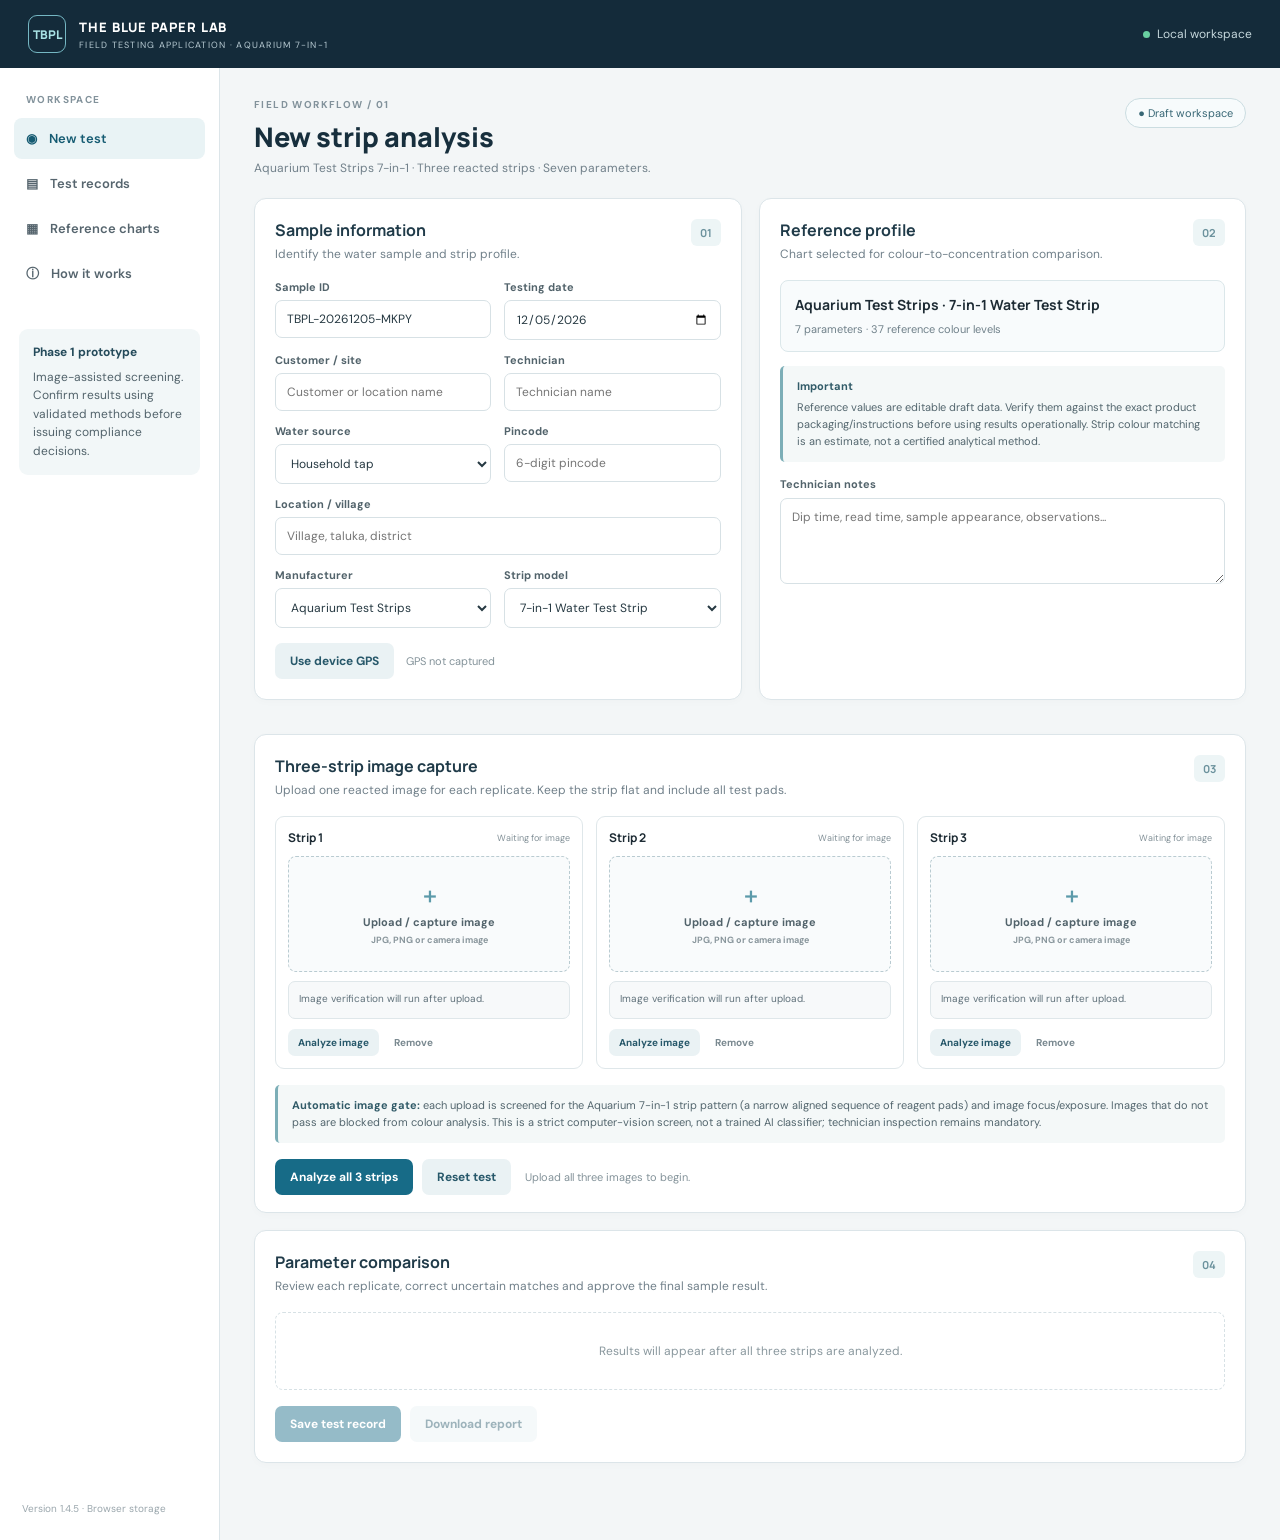
<file: index.html>
<!doctype html>
<html lang="en">
<head>
  <meta charset="utf-8">
  <meta name="viewport" content="width=device-width, initial-scale=1">
  <title>THE BLUE PAPER LAB | Field Strip Analysis</title>
  <link rel="stylesheet" href="css/style.css">
</head>
<body>
  <header class="topbar">
    <div class="brand-mark">TBPL</div>
    <div><strong>THE BLUE PAPER LAB</strong><small>FIELD TESTING APPLICATION · AQUARIUM 7-IN-1</small></div>
    <div class="top-actions"><span class="status-dot"></span><span>Local workspace</span></div>
  </header>
  <div class="app-shell">
    <aside class="sidebar">
      <div class="nav-label">WORKSPACE</div>
      <button class="nav active" data-view="testing">◉ <span>New test</span></button>
      <button class="nav" data-view="records">▤ <span>Test records</span></button>
      <button class="nav" data-view="charts">▦ <span>Reference charts</span></button>
      <button class="nav" data-view="guide">ⓘ <span>How it works</span></button>
      <div class="side-note"><b>Phase 1 prototype</b><p>Image-assisted screening. Confirm results using validated methods before issuing compliance decisions.</p></div>
      <div class="side-foot">Version 1.4.5 · Browser storage</div>
    </aside>

    <main class="main">
      <section id="view-testing" class="view">
        <div class="page-heading">
          <div><div class="eyebrow">FIELD WORKFLOW / 01</div><h1>New strip analysis</h1><p>Aquarium Test Strips 7-in-1 · Three reacted strips · Seven parameters.</p></div>
          <div class="pill">● Draft workspace</div>
        </div>

        <div class="grid two">
          <article class="panel">
            <div class="panel-head"><div><h2>Sample information</h2><p>Identify the water sample and strip profile.</p></div><span class="step">01</span></div>
            <div class="form-grid">
              <label>Sample ID<input id="sampleId" placeholder="Auto-generated"></label>
              <label>Testing date<input id="testingDate" type="date"></label>
              <label>Customer / site<input id="customer" placeholder="Customer or location name"></label>
              <label>Technician<input id="technician" placeholder="Technician name"></label>
              <label>Water source<select id="waterSource"><option>Household tap</option><option>Borewell</option><option>Open well</option><option>Municipal</option><option>Aquarium</option><option>River / lake</option><option>Agricultural</option><option>Other</option></select></label>
              <label>Pincode<input id="pincode" inputmode="numeric" placeholder="6-digit pincode"></label>
              <label class="span2">Location / village<input id="location" placeholder="Village, taluka, district"></label>
              <label>Manufacturer<select id="manufacturer"></select></label>
              <label>Strip model<select id="stripModel"></select></label>
            </div>
            <div class="inline-actions"><button class="btn secondary" id="getLocation">Use device GPS</button><span id="gpsStatus" class="muted">GPS not captured</span></div>
          </article>

          <article class="panel">
            <div class="panel-head"><div><h2>Reference profile</h2><p>Chart selected for colour-to-concentration comparison.</p></div><span class="step">02</span></div>
            <div id="profileSummary" class="profile-summary"></div>
            <div class="notice"><b>Important</b><p>Reference values are editable draft data. Verify them against the exact product packaging/instructions before using results operationally. Strip colour matching is an estimate, not a certified analytical method.</p></div>
            <label>Technician notes<textarea id="notes" rows="4" placeholder="Dip time, read time, sample appearance, observations..."></textarea></label>
          </article>
        </div>

        <article class="panel capture-panel">
          <div class="panel-head"><div><h2>Three-strip image capture</h2><p>Upload one reacted image for each replicate. Keep the strip flat and include all test pads.</p></div><span class="step">03</span></div>
          <div class="replicate-grid" id="replicateGrid">
            <div class="replicate-card" data-rep="1"><div class="rep-title"><b>Strip 1</b><span class="rep-status">Waiting for image</span></div><label class="upload-zone"><input type="file" accept="image/*" class="strip-file" data-rep="1"><span class="upload-icon">＋</span><b>Upload / capture image</b><small>JPG, PNG or camera image</small></label><div class="preview-wrap"><canvas id="canvas1"></canvas></div><div class="verification-result" id="verify1" aria-live="polite">Image verification will run after upload.</div><div class="rep-controls"><button class="btn small secondary analyze-one" data-rep="1">Analyze image</button><button class="btn small ghost clear-one" data-rep="1">Remove</button></div></div>
            <div class="replicate-card" data-rep="2"><div class="rep-title"><b>Strip 2</b><span class="rep-status">Waiting for image</span></div><label class="upload-zone"><input type="file" accept="image/*" class="strip-file" data-rep="2"><span class="upload-icon">＋</span><b>Upload / capture image</b><small>JPG, PNG or camera image</small></label><div class="preview-wrap"><canvas id="canvas2"></canvas></div><div class="verification-result" id="verify2" aria-live="polite">Image verification will run after upload.</div><div class="rep-controls"><button class="btn small secondary analyze-one" data-rep="2">Analyze image</button><button class="btn small ghost clear-one" data-rep="2">Remove</button></div></div>
            <div class="replicate-card" data-rep="3"><div class="rep-title"><b>Strip 3</b><span class="rep-status">Waiting for image</span></div><label class="upload-zone"><input type="file" accept="image/*" class="strip-file" data-rep="3"><span class="upload-icon">＋</span><b>Upload / capture image</b><small>JPG, PNG or camera image</small></label><div class="preview-wrap"><canvas id="canvas3"></canvas></div><div class="verification-result" id="verify3" aria-live="polite">Image verification will run after upload.</div><div class="rep-controls"><button class="btn small secondary analyze-one" data-rep="3">Analyze image</button><button class="btn small ghost clear-one" data-rep="3">Remove</button></div></div>
          </div>
          <div class="notice compact"><b>Automatic image gate:</b> each upload is screened for the Aquarium 7-in-1 strip pattern (a narrow aligned sequence of reagent pads) and image focus/exposure. Images that do not pass are blocked from colour analysis. This is a strict computer-vision screen, not a trained AI classifier; technician inspection remains mandatory.</div>
          <div class="toolbar"><button class="btn primary" id="analyzeAll">Analyze all 3 strips</button><button class="btn secondary" id="resetTest">Reset test</button><span id="analysisStatus" class="muted">Upload all three images to begin.</span></div>
        </article>

        <article class="panel results-panel">
          <div class="panel-head"><div><h2>Parameter comparison</h2><p>Review each replicate, correct uncertain matches and approve the final sample result.</p></div><span class="step">04</span></div>
          <div id="resultsArea" class="empty-state">Results will appear after image analysis.</div>
          <div class="toolbar"><button class="btn primary" id="saveRecord" disabled>Save test record</button><button class="btn secondary" id="downloadReport" disabled>Download report</button></div>
        </article>
      </section>

      <section id="view-records" class="view hidden">
        <div class="page-heading"><div><div class="eyebrow">WORKSPACE / 02</div><h1>Test records</h1><p>Previously saved tests on this browser.</p></div><button class="btn secondary" id="exportRecords">Export records JSON</button></div>
        <article class="panel"><div id="recordsList" class="empty-state">No saved records yet.</div></article>
      </section>

      <section id="view-charts" class="view hidden">
        <div class="page-heading"><div><div class="eyebrow">CONFIGURATION / 03</div><h1>Reference chart library</h1><p>Manage manufacturer/model profiles and colour reference levels.</p></div><button class="btn primary" id="newProfile">＋ New profile</button></div>
        <div class="grid two">
          <article class="panel"><div class="panel-head"><div><h2>Saved profiles</h2><p>Select a profile to inspect or edit.</p></div></div><div id="profileList"></div></article>
          <article class="panel"><div class="panel-head"><div><h2>Profile editor</h2><p>Set parameter levels and representative colours.</p></div></div><div id="profileEditor" class="empty-state">Select a profile or create a new one.</div></article>
        </div>
        <div class="notice"><b>Chart setup guidance</b><p>Enter the exact concentration labels and colour values from the manufacturer's chart. The selected profile is transcribed from your Aquarium 7-in-1 bottle chart. Concentration labels and units match the supplied photographs. HEX colours are visual approximations from those photographs, not instrument-calibrated reference standards; edit/calibrate before relying on automatic colour matching.</p></div>
        <article class="panel chart-photo-panel"><div class="panel-head"><div><h2>Original manufacturer chart photographs</h2><p>Reference images supplied for this Aquarium 7-in-1 profile.</p></div></div><div class="chart-photo-grid">
          <figure><img src="assets/reference-charts/aquarium-7in1-chart-photo-1.jpeg" alt="Earlier Aquarium 7-in-1 bottle chart photograph one"><figcaption>Existing chart reference 1</figcaption></figure>
          <figure><img src="assets/reference-charts/aquarium-7in1-chart-photo-2.jpeg" alt="Earlier Aquarium 7-in-1 bottle chart photograph two"><figcaption>Existing chart reference 2</figcaption></figure>
          <figure><img src="assets/reference-charts/user-chart-photo-2026-11-06.jpeg" alt="New user-supplied bottle chart photograph"><figcaption>New chart reference · 6 Nov 2026</figcaption></figure>
          <figure><img src="assets/reference-charts/user-chart-photo-2026-11-04-a.jpeg" alt="User-supplied bottle chart photograph A"><figcaption>New chart reference · 4 Nov 2026 (A)</figcaption></figure>
          <figure><img src="assets/reference-charts/user-chart-photo-2026-11-04-b.jpeg" alt="User-supplied bottle chart photograph B"><figcaption>New chart reference · 4 Nov 2026 (B)</figcaption></figure>
          <figure><img src="assets/reference-charts/user-reacted-strip-example.jpeg" alt="User-supplied reacted aquarium test strip example"><figcaption>Reacted strip example · pad order reference</figcaption></figure>
        </div></article>
      </section>

      <section id="view-guide" class="view hidden">
        <div class="page-heading"><div><div class="eyebrow">REFERENCE / 04</div><h1>How this prototype works</h1><p>Practical operating notes and limitations.</p></div></div>
        <article class="panel guide">
          <h2>Recommended workflow</h2>
          <ol><li>Create or verify a manufacturer and model profile in Reference charts.</li><li>Enter sample details and select the matching profile.</li><li>Upload three separate reacted-strip images. Each image passes through the automatic strip-pattern and focus/exposure gate before analysis is enabled.</li><li>Run analysis. The prototype automatically detects seven aligned pad regions, samples the central ROI using median channel values and displays numbered markers for technician review. If all seven cannot be detected confidently, analysis is blocked.</li><li>Review pad colours, quality warnings and nearest chart matches and the top-three ΔE00 diagnostics. Correct pad positions or concentrations when needed.</li><li>Save the record and download the report.</li></ol>
          <h2>Colour matching approach</h2><p>For each pad, the app samples the central region using median RGB channel values to reduce the influence of glare, edge shadows and isolated pixels. It converts the measured and reference sRGB colours to CIELAB (D65/2°), ranks all chart swatches using CIEDE2000 (ΔE00), and displays the three closest matches, best/second-best score and score gap. The score gap is diagnostic only; no universal confidence threshold is claimed. Different cameras, lighting, white balance, strip chemistry, reaction time and pad ageing can change the apparent colour.</p>
          <h2>Validation required before deployment</h2><ul><li>Verify the digitized chart colours against controlled reference images and the package instructions.</li><li>Build a validation dataset using known concentrations and reference laboratory methods.</li><li>Determine repeatability, bias, detection limits and uncertainty for each parameter.</li><li>Do not use this prototype to certify drinking-water safety or replace BIS/NABL-aligned methods.</li><li>Local browser storage is not a secure multi-user database and does not sync between devices.</li></ul>
        </article>
      </section>
    </main>
  </div>
  <script src="js/chart-manager.js"></script>
  <script src="js/image-verifier.js"></script>
  <script src="js/image-engine.js"></script>
  <script src="js/colour-matcher.js"></script>
  <script src="js/replicate-analysis.js"></script>
  <script src="js/report-generator.js"></script>
  <script src="js/script.js"></script>
</body>
</html>
</file>
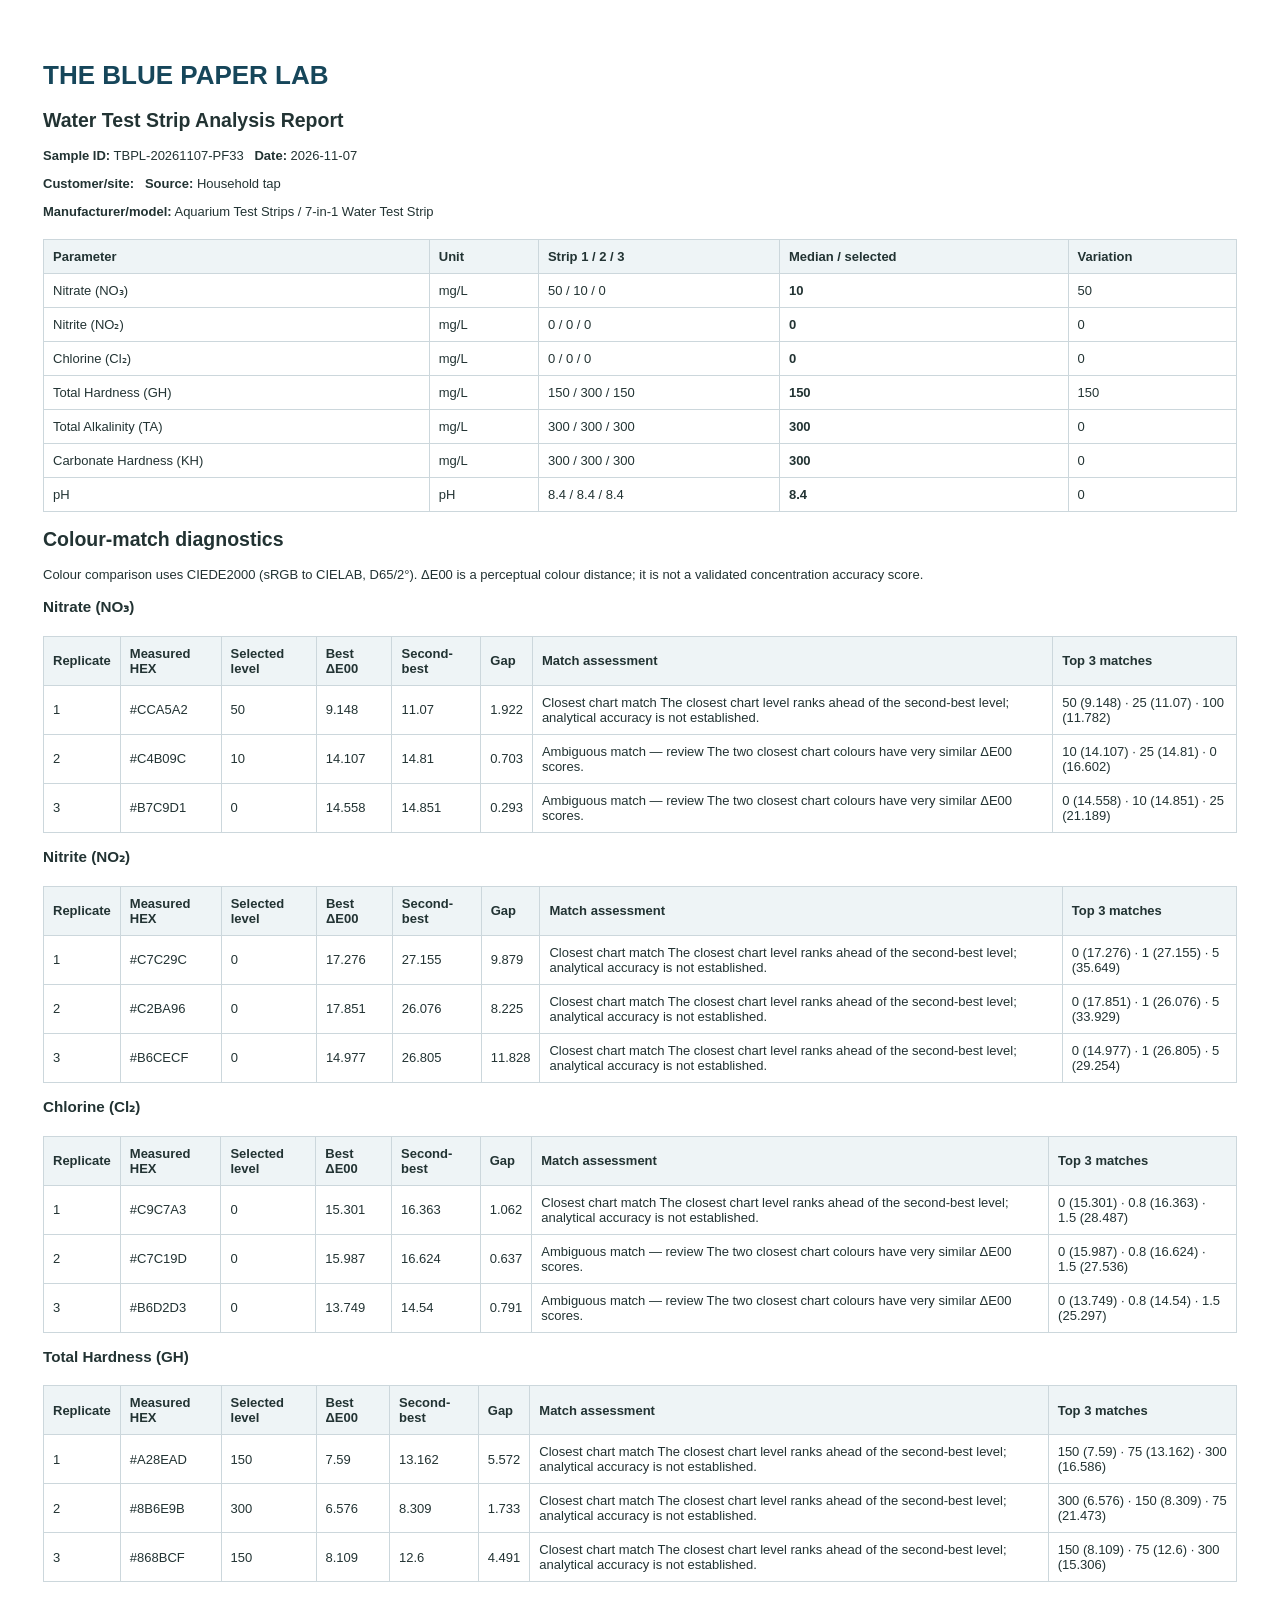
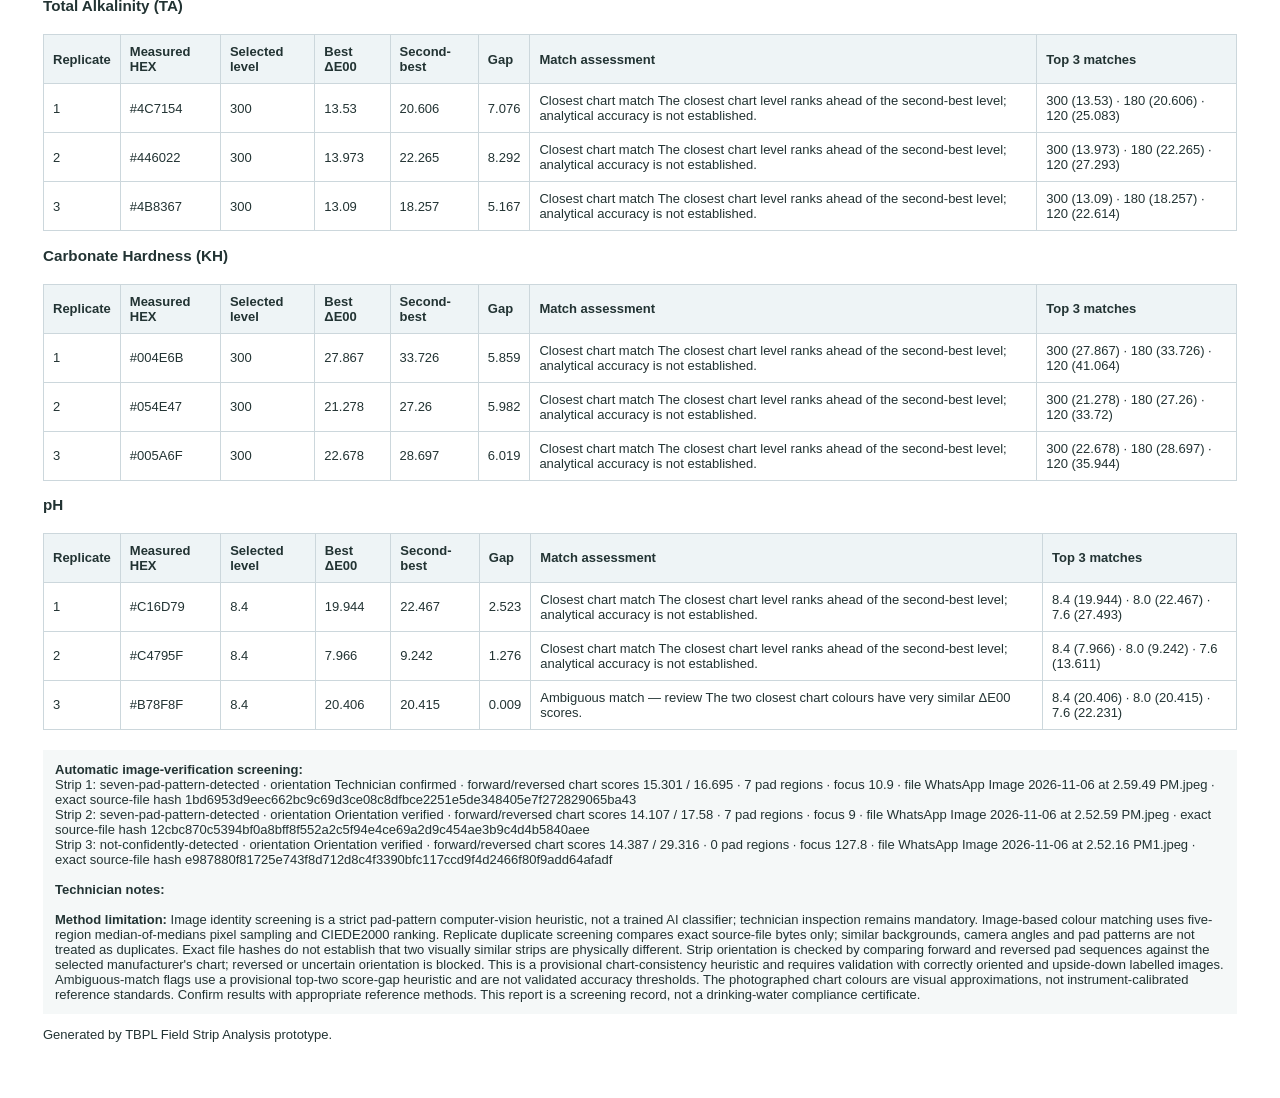
<file: TBPL-20261107-PF33.html>
<!doctype html><html><head><meta charset="utf-8"><title>TBPL Test Report</title><style>body{font:13px Arial;color:#233;padding:35px}h1{color:#16465a}table{border-collapse:collapse;width:100%;margin-top:20px}td,th{border:1px solid #ccd7dc;padding:9px;text-align:left}th{background:#eef4f6}.note{background:#f5f8f8;padding:12px;margin-top:20px}</style></head><body><h1>THE BLUE PAPER LAB</h1><h2>Water Test Strip Analysis Report</h2><p><b>Sample ID:</b> TBPL-20261107-PF33 &nbsp; <b>Date:</b> 2026-11-07</p><p><b>Customer/site:</b>  &nbsp; <b>Source:</b> Household tap</p><p><b>Manufacturer/model:</b> Aquarium Test Strips / 7-in-1 Water Test Strip</p><table><thead><tr><th>Parameter</th><th>Unit</th><th>Strip 1 / 2 / 3</th><th>Median / selected</th><th>Variation</th></tr></thead><tbody><tr><td>Nitrate (NO₃)</td><td>mg/L</td><td>50 / 10 / 0</td><td><b>10</b></td><td>50</td></tr><tr><td>Nitrite (NO₂)</td><td>mg/L</td><td>0 / 0 / 0</td><td><b>0</b></td><td>0</td></tr><tr><td>Chlorine (Cl₂)</td><td>mg/L</td><td>0 / 0 / 0</td><td><b>0</b></td><td>0</td></tr><tr><td>Total Hardness (GH)</td><td>mg/L</td><td>150 / 300 / 150</td><td><b>150</b></td><td>150</td></tr><tr><td>Total Alkalinity (TA)</td><td>mg/L</td><td>300 / 300 / 300</td><td><b>300</b></td><td>0</td></tr><tr><td>Carbonate Hardness (KH)</td><td>mg/L</td><td>300 / 300 / 300</td><td><b>300</b></td><td>0</td></tr><tr><td>pH</td><td>pH</td><td>8.4 / 8.4 / 8.4</td><td><b>8.4</b></td><td>0</td></tr></tbody></table><h2>Colour-match diagnostics</h2><p>Colour comparison uses CIEDE2000 (sRGB to CIELAB, D65/2°). ΔE00 is a perceptual colour distance; it is not a validated concentration accuracy score.</p><h3>Nitrate (NO₃)</h3><table><thead><tr><th>Replicate</th><th>Measured HEX</th><th>Selected level</th><th>Best ΔE00</th><th>Second-best</th><th>Gap</th><th>Match assessment</th><th>Top 3 matches</th></tr></thead><tbody><tr><td>1</td><td>#CCA5A2</td><td>50</td><td>9.148</td><td>11.07</td><td>1.922</td><td>Closest chart match The closest chart level ranks ahead of the second-best level; analytical accuracy is not established.</td><td>50 (9.148) · 25 (11.07) · 100 (11.782)</td></tr><tr><td>2</td><td>#C4B09C</td><td>10</td><td>14.107</td><td>14.81</td><td>0.703</td><td>Ambiguous match — review The two closest chart colours have very similar ΔE00 scores.</td><td>10 (14.107) · 25 (14.81) · 0 (16.602)</td></tr><tr><td>3</td><td>#B7C9D1</td><td>0</td><td>14.558</td><td>14.851</td><td>0.293</td><td>Ambiguous match — review The two closest chart colours have very similar ΔE00 scores.</td><td>0 (14.558) · 10 (14.851) · 25 (21.189)</td></tr></tbody></table><h3>Nitrite (NO₂)</h3><table><thead><tr><th>Replicate</th><th>Measured HEX</th><th>Selected level</th><th>Best ΔE00</th><th>Second-best</th><th>Gap</th><th>Match assessment</th><th>Top 3 matches</th></tr></thead><tbody><tr><td>1</td><td>#C7C29C</td><td>0</td><td>17.276</td><td>27.155</td><td>9.879</td><td>Closest chart match The closest chart level ranks ahead of the second-best level; analytical accuracy is not established.</td><td>0 (17.276) · 1 (27.155) · 5 (35.649)</td></tr><tr><td>2</td><td>#C2BA96</td><td>0</td><td>17.851</td><td>26.076</td><td>8.225</td><td>Closest chart match The closest chart level ranks ahead of the second-best level; analytical accuracy is not established.</td><td>0 (17.851) · 1 (26.076) · 5 (33.929)</td></tr><tr><td>3</td><td>#B6CECF</td><td>0</td><td>14.977</td><td>26.805</td><td>11.828</td><td>Closest chart match The closest chart level ranks ahead of the second-best level; analytical accuracy is not established.</td><td>0 (14.977) · 1 (26.805) · 5 (29.254)</td></tr></tbody></table><h3>Chlorine (Cl₂)</h3><table><thead><tr><th>Replicate</th><th>Measured HEX</th><th>Selected level</th><th>Best ΔE00</th><th>Second-best</th><th>Gap</th><th>Match assessment</th><th>Top 3 matches</th></tr></thead><tbody><tr><td>1</td><td>#C9C7A3</td><td>0</td><td>15.301</td><td>16.363</td><td>1.062</td><td>Closest chart match The closest chart level ranks ahead of the second-best level; analytical accuracy is not established.</td><td>0 (15.301) · 0.8 (16.363) · 1.5 (28.487)</td></tr><tr><td>2</td><td>#C7C19D</td><td>0</td><td>15.987</td><td>16.624</td><td>0.637</td><td>Ambiguous match — review The two closest chart colours have very similar ΔE00 scores.</td><td>0 (15.987) · 0.8 (16.624) · 1.5 (27.536)</td></tr><tr><td>3</td><td>#B6D2D3</td><td>0</td><td>13.749</td><td>14.54</td><td>0.791</td><td>Ambiguous match — review The two closest chart colours have very similar ΔE00 scores.</td><td>0 (13.749) · 0.8 (14.54) · 1.5 (25.297)</td></tr></tbody></table><h3>Total Hardness (GH)</h3><table><thead><tr><th>Replicate</th><th>Measured HEX</th><th>Selected level</th><th>Best ΔE00</th><th>Second-best</th><th>Gap</th><th>Match assessment</th><th>Top 3 matches</th></tr></thead><tbody><tr><td>1</td><td>#A28EAD</td><td>150</td><td>7.59</td><td>13.162</td><td>5.572</td><td>Closest chart match The closest chart level ranks ahead of the second-best level; analytical accuracy is not established.</td><td>150 (7.59) · 75 (13.162) · 300 (16.586)</td></tr><tr><td>2</td><td>#8B6E9B</td><td>300</td><td>6.576</td><td>8.309</td><td>1.733</td><td>Closest chart match The closest chart level ranks ahead of the second-best level; analytical accuracy is not established.</td><td>300 (6.576) · 150 (8.309) · 75 (21.473)</td></tr><tr><td>3</td><td>#868BCF</td><td>150</td><td>8.109</td><td>12.6</td><td>4.491</td><td>Closest chart match The closest chart level ranks ahead of the second-best level; analytical accuracy is not established.</td><td>150 (8.109) · 75 (12.6) · 300 (15.306)</td></tr></tbody></table><h3>Total Alkalinity (TA)</h3><table><thead><tr><th>Replicate</th><th>Measured HEX</th><th>Selected level</th><th>Best ΔE00</th><th>Second-best</th><th>Gap</th><th>Match assessment</th><th>Top 3 matches</th></tr></thead><tbody><tr><td>1</td><td>#4C7154</td><td>300</td><td>13.53</td><td>20.606</td><td>7.076</td><td>Closest chart match The closest chart level ranks ahead of the second-best level; analytical accuracy is not established.</td><td>300 (13.53) · 180 (20.606) · 120 (25.083)</td></tr><tr><td>2</td><td>#446022</td><td>300</td><td>13.973</td><td>22.265</td><td>8.292</td><td>Closest chart match The closest chart level ranks ahead of the second-best level; analytical accuracy is not established.</td><td>300 (13.973) · 180 (22.265) · 120 (27.293)</td></tr><tr><td>3</td><td>#4B8367</td><td>300</td><td>13.09</td><td>18.257</td><td>5.167</td><td>Closest chart match The closest chart level ranks ahead of the second-best level; analytical accuracy is not established.</td><td>300 (13.09) · 180 (18.257) · 120 (22.614)</td></tr></tbody></table><h3>Carbonate Hardness (KH)</h3><table><thead><tr><th>Replicate</th><th>Measured HEX</th><th>Selected level</th><th>Best ΔE00</th><th>Second-best</th><th>Gap</th><th>Match assessment</th><th>Top 3 matches</th></tr></thead><tbody><tr><td>1</td><td>#004E6B</td><td>300</td><td>27.867</td><td>33.726</td><td>5.859</td><td>Closest chart match The closest chart level ranks ahead of the second-best level; analytical accuracy is not established.</td><td>300 (27.867) · 180 (33.726) · 120 (41.064)</td></tr><tr><td>2</td><td>#054E47</td><td>300</td><td>21.278</td><td>27.26</td><td>5.982</td><td>Closest chart match The closest chart level ranks ahead of the second-best level; analytical accuracy is not established.</td><td>300 (21.278) · 180 (27.26) · 120 (33.72)</td></tr><tr><td>3</td><td>#005A6F</td><td>300</td><td>22.678</td><td>28.697</td><td>6.019</td><td>Closest chart match The closest chart level ranks ahead of the second-best level; analytical accuracy is not established.</td><td>300 (22.678) · 180 (28.697) · 120 (35.944)</td></tr></tbody></table><h3>pH</h3><table><thead><tr><th>Replicate</th><th>Measured HEX</th><th>Selected level</th><th>Best ΔE00</th><th>Second-best</th><th>Gap</th><th>Match assessment</th><th>Top 3 matches</th></tr></thead><tbody><tr><td>1</td><td>#C16D79</td><td>8.4</td><td>19.944</td><td>22.467</td><td>2.523</td><td>Closest chart match The closest chart level ranks ahead of the second-best level; analytical accuracy is not established.</td><td>8.4 (19.944) · 8.0 (22.467) · 7.6 (27.493)</td></tr><tr><td>2</td><td>#C4795F</td><td>8.4</td><td>7.966</td><td>9.242</td><td>1.276</td><td>Closest chart match The closest chart level ranks ahead of the second-best level; analytical accuracy is not established.</td><td>8.4 (7.966) · 8.0 (9.242) · 7.6 (13.611)</td></tr><tr><td>3</td><td>#B78F8F</td><td>8.4</td><td>20.406</td><td>20.415</td><td>0.009</td><td>Ambiguous match — review The two closest chart colours have very similar ΔE00 scores.</td><td>8.4 (20.406) · 8.0 (20.415) · 7.6 (22.231)</td></tr></tbody></table><div class="note"><b>Automatic image-verification screening:</b><br>Strip 1: seven-pad-pattern-detected · orientation Technician confirmed · forward/reversed chart scores 15.301 / 16.695 · 7 pad regions · focus 10.9 · file WhatsApp Image 2026-11-06 at 2.59.49 PM.jpeg · exact source-file hash 1bd6953d9eec662bc9c69d3ce08c8dfbce2251e5de348405e7f272829065ba43 <br>Strip 2: seven-pad-pattern-detected · orientation Orientation verified · forward/reversed chart scores 14.107 / 17.58 · 7 pad regions · focus 9 · file WhatsApp Image 2026-11-06 at 2.52.59 PM.jpeg · exact source-file hash 12cbc870c5394bf0a8bff8f552a2c5f94e4ce69a2d9c454ae3b9c4d4b5840aee <br>Strip 3: not-confidently-detected · orientation Orientation verified · forward/reversed chart scores 14.387 / 29.316 · 0 pad regions · focus 127.8 · file WhatsApp Image 2026-11-06 at 2.52.16 PM1.jpeg · exact source-file hash e987880f81725e743f8d712d8c4f3390bfc117ccd9f4d2466f80f9add64afadf <br><br><b>Technician notes:</b> <br><br><b>Method limitation:</b> Image identity screening is a strict pad-pattern computer-vision heuristic, not a trained AI classifier; technician inspection remains mandatory. Image-based colour matching uses five-region median-of-medians pixel sampling and CIEDE2000 ranking. Replicate duplicate screening compares exact source-file bytes only; similar backgrounds, camera angles and pad patterns are not treated as duplicates. Exact file hashes do not establish that two visually similar strips are physically different. Strip orientation is checked by comparing forward and reversed pad sequences against the selected manufacturer's chart; reversed or uncertain orientation is blocked. This is a provisional chart-consistency heuristic and requires validation with correctly oriented and upside-down labelled images. Ambiguous-match flags use a provisional top-two score-gap heuristic and are not validated accuracy thresholds. The photographed chart colours are visual approximations, not instrument-calibrated reference standards. Confirm results with appropriate reference methods. This report is a screening record, not a drinking-water compliance certificate.</div><p>Generated by TBPL Field Strip Analysis prototype.</p></body></html>
</file>
<file: css/style.css>
@import url('https://fonts.googleapis.com/css2?family=DM+Sans:wght@400;500;600;700&family=Manrope:wght@400;500;600;700;800&display=swap');
:root{--navy:#142b3a;--blue:#176b87;--teal:#1b8a87;--ink:#1d2b34;--muted:#71808a;--line:#dce5e9;--bg:#f3f6f7;--white:#fff;--soft:#eaf3f5;--warn:#a56a13;--danger:#a33d3d}
*{box-sizing:border-box}body{margin:0;background:var(--bg);color:var(--ink);font-family:'DM Sans',sans-serif;font-size:14px}.topbar{height:68px;background:var(--navy);color:white;display:flex;align-items:center;padding:0 28px;gap:13px;position:sticky;top:0;z-index:5}.brand-mark{width:38px;height:38px;border:1px solid #75b7c3;border-radius:9px;display:grid;place-items:center;font:800 12px Manrope;color:#a8e2e4}.topbar strong{font:800 13px Manrope;letter-spacing:.07em}.topbar small{display:block;font-size:9px;letter-spacing:.14em;color:#b8cbd3;margin-top:3px}.top-actions{margin-left:auto;color:#c5d7dc;font-size:12px}.status-dot{display:inline-block;width:7px;height:7px;border-radius:50%;background:#68d0a1;margin-right:7px}.app-shell{display:flex;min-height:calc(100vh - 68px)}.sidebar{width:220px;background:#fff;border-right:1px solid var(--line);padding:25px 14px;display:flex;flex-direction:column;flex-shrink:0}.nav-label,.eyebrow{font-size:10px;font-weight:700;letter-spacing:.14em;color:#82929b}.nav-label{padding:0 12px 12px}.nav{border:0;background:transparent;text-align:left;padding:12px;border-radius:8px;color:#56656e;font:600 13px 'DM Sans';cursor:pointer;margin-bottom:4px}.nav span{margin-left:9px}.nav.active{background:#e9f3f5;color:#155b72}.side-note{margin:30px 5px 0;padding:14px;background:#f2f7f8;border-radius:9px;font-size:12px;line-height:1.55;color:#52636b}.side-note b{color:#254b5b}.side-note p{margin:6px 0 0}.side-foot{margin-top:auto;padding:15px 8px 0;color:#9aa6ac;font-size:10px}.main{padding:30px 34px 60px;max-width:1500px;width:100%;margin:0 auto}.page-heading{display:flex;justify-content:space-between;align-items:flex-start;margin-bottom:22px}.page-heading h1{font:800 27px Manrope;margin:7px 0 5px;color:#172f3d}.page-heading p,.panel-head p{margin:0;color:var(--muted);font-size:12px}.pill{font-size:11px;border:1px solid #cbdde1;border-radius:30px;padding:7px 12px;color:#386775;background:#f7fbfc}.grid{display:grid;gap:17px;margin-bottom:17px}.grid.two{grid-template-columns:1fr 1fr}.panel{background:#fff;border:1px solid var(--line);border-radius:12px;padding:20px;margin-bottom:17px;box-shadow:0 2px 8px #1c3b4a05}.panel-head{display:flex;justify-content:space-between;align-items:flex-start;margin-bottom:18px}.panel h2{font:700 16px Manrope;margin:0 0 5px;color:#203b49}.step{font:700 11px Manrope;color:#6c929d;background:#edf5f6;padding:6px 9px;border-radius:6px}.form-grid{display:grid;grid-template-columns:1fr 1fr;gap:13px}.form-grid label,.panel label{font-size:11px;font-weight:700;color:#52636b}.form-grid input,.form-grid select,.panel textarea,.editor-input{width:100%;display:block;margin-top:6px;border:1px solid #d7e1e5;border-radius:7px;padding:10px 11px;background:#fff;color:#263942;font:12px 'DM Sans';outline:none}.form-grid input:focus,.form-grid select:focus,.panel textarea:focus,.editor-input:focus{border-color:#5d9eaf;box-shadow:0 0 0 3px #dff0f2}.span2{grid-column:span 2}.inline-actions{display:flex;align-items:center;gap:12px;margin-top:15px}.muted{color:#84939a;font-size:11px}.btn{border:0;border-radius:7px;padding:10px 15px;font:700 12px 'DM Sans';cursor:pointer;transition:.15s}.btn.primary{background:#176b87;color:white}.btn.primary:hover{background:#10546b}.btn.secondary{background:#eaf2f4;color:#27586a}.btn.ghost{background:transparent;color:#7a8990}.btn.small{padding:7px 10px;font-size:10px}.btn:disabled{opacity:.45;cursor:not-allowed}.profile-summary{border:1px solid #dbe7ea;background:#f8fbfc;border-radius:8px;padding:14px;margin-bottom:14px}.profile-summary b{display:block;font:700 14px Manrope;margin-bottom:5px}.profile-summary span{color:#70818a;font-size:11px}.notice{padding:12px 14px;background:#f4f8f8;border-left:3px solid #7caeb7;border-radius:5px;color:#53666e;font-size:11px;line-height:1.55;margin:12px 0}.notice p{margin:4px 0 0}.notice b{color:#315b68}.notice.compact{margin:16px 0 4px}.panel textarea{resize:vertical;margin-bottom:0}.capture-panel{padding-bottom:17px}.replicate-grid{display:grid;grid-template-columns:repeat(3,1fr);gap:13px}.replicate-card{border:1px solid #dfe7ea;border-radius:9px;padding:12px;min-width:0}.rep-title{display:flex;justify-content:space-between;align-items:center;margin-bottom:10px}.rep-title b{font:700 12px Manrope}.rep-status{font-size:9px;color:#839198}.upload-zone{height:116px;border:1px dashed #b9cbd1;border-radius:8px;display:flex;align-items:center;justify-content:center;flex-direction:column;gap:5px;cursor:pointer;background:#f9fbfc;color:#44636d}.upload-zone input{display:none}.upload-icon{font-size:21px;color:#5c9aaa}.upload-zone b{font-size:11px}.upload-zone small{font-size:9px;color:#89969c}.preview-wrap{height:160px;margin-top:10px;background:#f1f4f5;border-radius:7px;display:none;overflow:hidden;align-items:center;justify-content:center}.preview-wrap canvas{max-width:100%;max-height:100%;object-fit:contain}.rep-controls{display:flex;gap:5px;margin-top:10px}.toolbar{display:flex;align-items:center;gap:9px;margin-top:16px;flex-wrap:wrap}.toolbar .muted{margin-left:5px}.results-table{width:100%;border-collapse:collapse;font-size:11px}.results-table th{text-align:left;color:#74848b;font-size:9px;text-transform:uppercase;letter-spacing:.06em;background:#f6f9fa}.results-table th,.results-table td{padding:10px 9px;border-bottom:1px solid #e8edef;vertical-align:middle}.results-table input{width:90px;padding:6px;border:1px solid #d7e1e5;border-radius:5px;font-size:11px}.swatch{display:inline-block;width:17px;height:17px;border-radius:4px;border:1px solid #ccd5d8;vertical-align:middle;margin-right:5px}.quality{font-size:10px;padding:4px 7px;border-radius:5px;background:#edf5f0;color:#397454}.quality.warn{background:#fff4df;color:#946416}.empty-state{padding:30px;text-align:center;color:#8a989e;font-size:12px;border:1px dashed #d7e1e5;border-radius:8px}.hidden{display:none!important}.record-row{display:flex;align-items:center;justify-content:space-between;padding:13px 3px;border-bottom:1px solid #edf0f1;gap:12px}.record-row:last-child{border-bottom:0}.record-row b{font-size:12px}.record-row small{display:block;color:#849198;margin-top:4px;font-size:10px}.profile-item{padding:12px;border:1px solid #e1e9eb;border-radius:8px;margin-bottom:8px;cursor:pointer}.profile-item.selected{border-color:#65a3b0;background:#f3fafb}.profile-item b{font-size:12px}.profile-item small{display:block;color:#839198;margin-top:4px}.editor-param{border:1px solid #e1e8ea;border-radius:8px;padding:10px;margin:10px 0}.editor-level{display:grid;grid-template-columns:1fr 1fr 70px;gap:7px;margin-top:7px}.editor-level input{min-width:0}.colour-input{height:35px;padding:3px!important}.guide{line-height:1.7;color:#53636b;font-size:12px}.guide h2{margin-top:23px}.guide li{margin:6px 0}.guide p{max-width:900px}@media(max-width:1000px){.main{padding:22px 18px}.sidebar{width:185px}.grid.two{grid-template-columns:1fr}.replicate-grid{grid-template-columns:1fr}}@media(max-width:650px){.topbar{padding:0 14px}.sidebar{width:54px;padding:18px 6px}.nav{font-size:0;text-align:center;padding:12px 4px}.nav span,.nav-label,.side-note,.side-foot{display:none}.main{padding:18px 12px}.page-heading{display:block}.pill{display:inline-block;margin-top:12px}.form-grid{grid-template-columns:1fr}.span2{grid-column:auto}.results-table{display:block;overflow-x:auto}}

/* Automatic image-verification status */
.verification-result{margin-top:9px;padding:9px 10px;border:1px solid #dfe7ea;border-radius:7px;background:#f7f9fa;color:#60717a;font-size:10px;line-height:1.5;min-height:38px;overflow-wrap:anywhere}
.verification-result.pass{background:#edf7f1;border-color:#b8ddc6;color:#286044}
.verification-result.fail{background:#fff0ef;border-color:#edc2bd;color:#963d36}
.verification-result div+div{margin-top:3px}
.rep-controls .analyze-one:disabled{opacity:.35;cursor:not-allowed}
.chart-photo-grid{display:grid;grid-template-columns:repeat(2,minmax(0,1fr));gap:14px}.chart-photo-grid figure{margin:0;padding:10px;border:1px solid var(--line);border-radius:8px;background:#fafcfc}.chart-photo-grid img{display:block;width:100%;height:360px;object-fit:contain;background:#eef2f3;border-radius:6px}.chart-photo-grid figcaption{font-size:10px;color:var(--muted);padding-top:7px}@media(max-width:650px){.chart-photo-grid{grid-template-columns:1fr}.chart-photo-grid img{height:300px}}

/* v1.4: ranked colour-match diagnostics */
.match-diagnostics{margin-top:14px;border:1px solid #dce6e9;border-radius:8px;padding:12px;background:#fbfcfc}
.match-diagnostics summary{cursor:pointer;font-weight:700;color:#315b68;font-size:11px}
.diagnostic-param{padding:12px 0;border-top:1px solid #e7edef;margin-top:10px}
.diagnostic-grid{display:grid;grid-template-columns:repeat(3,minmax(0,1fr));gap:9px;margin-top:8px}
.diagnostic-card{border:1px solid #e1e8ea;border-radius:7px;padding:9px;font-size:10px;min-width:0;overflow-wrap:anywhere;background:#fff}
.diagnostic-card>div{margin-top:7px}.diagnostic-card small{display:block;color:#75858c;margin-top:5px}
.diagnostic-card ol{padding-left:18px;margin:7px 0}.diagnostic-card li{margin:4px 0}
.swatch.tiny{width:11px;height:11px;margin-left:3px}
.pad-row{align-items:flex-start}
@media(max-width:800px){.diagnostic-grid{grid-template-columns:1fr}}

.manual-pad-tools{margin-top:10px;padding:12px;border:1px solid #d8e5e8;border-radius:8px;background:#f6fafb}.manual-pad-tools p{margin:6px 0;line-height:1.5}.manual-pad-tools button{margin-top:6px}.preview-wrap canvas{touch-action:manipulation}
.manual-pad-tools{margin-top:10px;padding:12px;border:1px solid #d8e5e8;border-radius:8px;background:#f6fafb}.manual-pad-tools p{margin:6px 0;line-height:1.5}.manual-pad-tools button{margin-top:6px}.preview-wrap canvas{touch-action:manipulation}
</file>
